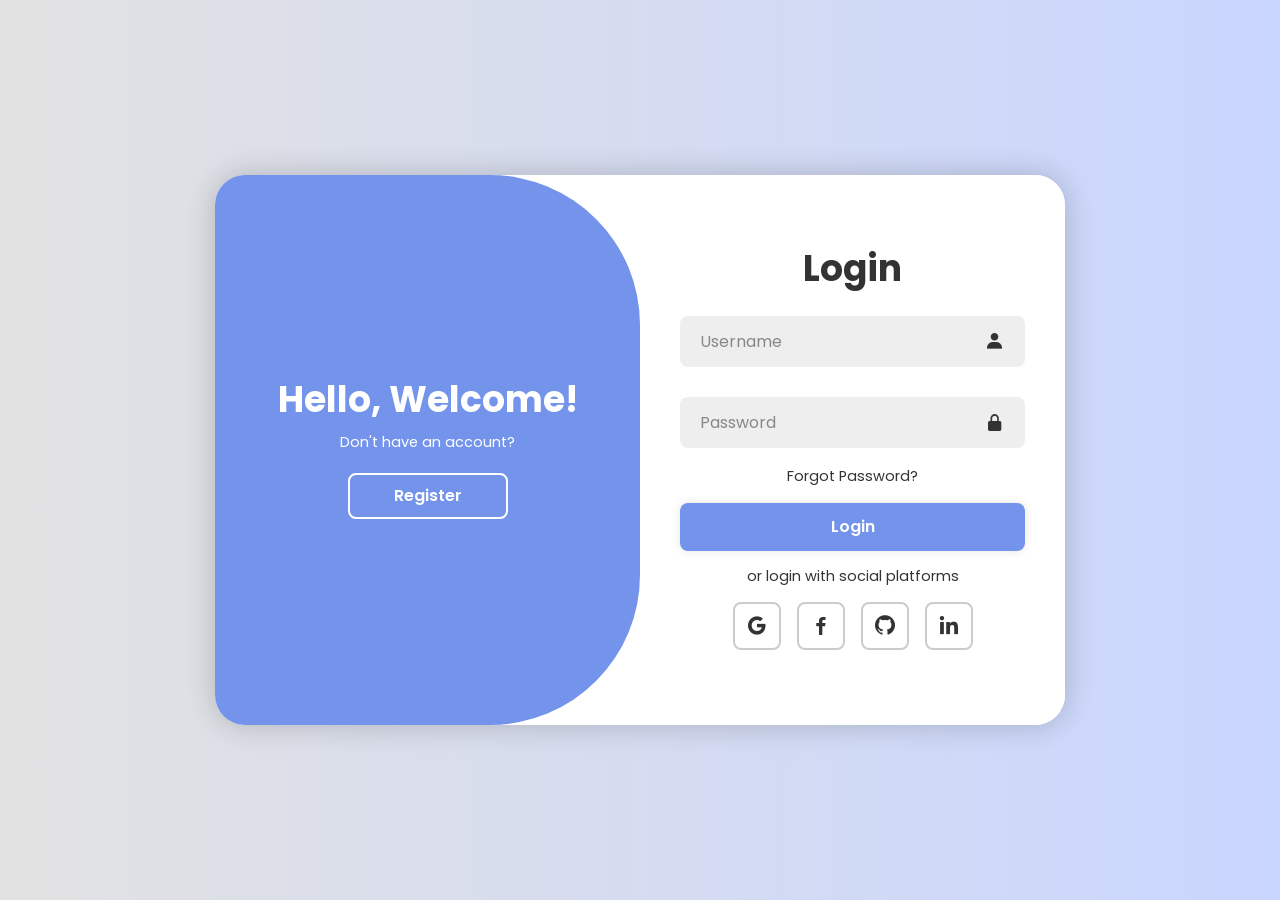
<file: index.html>
<!DOCTYPE html>
<html lang="en">

<head>
    <meta charset="UTF-8">
    <meta name="viewport" content="width=device-width, initial-scale=1.0">
    <title>Task Manager - Login</title>
    <!-- <link rel="stylesheet" href="https://cdnjs.cloudflare.com/ajax/libs/font-awesome/6.4.0/css/all.min.css">
    <link href="https://cdn.jsdelivr.net/npm/bootstrap@5.3.0/dist/css/bootstrap.min.css" rel="stylesheet"> -->
    <link href='https://unpkg.com/boxicons@2.1.4/css/boxicons.min.css' rel='stylesheet'>
    <link rel="stylesheet" href="CSS/loging.css">
</head>

<body>
    <!-- Login/Signup Container -->
    <div class="container">
        <div class="form-box login">
            <form action="#" id="login-form">
                <h1>Login</h1>
                <div id="successAlert" class="alert alert-success d-none"></div>
                <div id="errorAlert" class="alert alert-danger d-none"></div>
                <div class="input-box">
                    <input type="text" placeholder="Username" required>
                    <i class='bx bxs-user'></i>
                </div>
                <div class="input-box">
                    <input type="password" placeholder="Password" required>
                    <i class='bx bxs-lock-alt'></i>
                </div>
                <div class="forgot-link">
                    <a href="#">Forgot Password?</a>
                </div>
                <button type="submit" class="btn">Login</button>
                <p>or login with social platforms</p>
                <div class="social-icons">
                    <a href="#"><i class='bx bxl-google'></i></a>
                    <a href="#"><i class='bx bxl-facebook'></i></a>
                    <a href="#"><i class='bx bxl-github'></i></a>
                    <a href="#"><i class='bx bxl-linkedin'></i></a>
                </div>
            </form>
        </div>

        <div class="form-box register">
            <form action="#" id="register-form">
                <h1>Registration</h1>
                <div class="input-box">
                    <input type="text" placeholder="Username" required>
                    <i class='bx bxs-user'></i>
                </div>
                <div class="input-box">
                    <input type="email" placeholder="Email" required>
                    <i class='bx bxs-envelope'></i>
                </div>
                <div class="input-box">
                    <input type="password" placeholder="Password" required>
                    <i class='bx bxs-lock-alt'></i>
                </div>
                <button type="submit" class="btn">Register</button>
                <p>or register with social platforms</p>
                <div class="social-icons">
                    <a href="#"><i class='bx bxl-google'></i></a>
                    <a href="#"><i class='bx bxl-facebook'></i></a>
                    <a href="#"><i class='bx bxl-github'></i></a>
                    <a href="#"><i class='bx bxl-linkedin'></i></a>
                </div>
            </form>
        </div>

        <div class="toggle-box">
            <div class="toggle-panel toggle-left">
                <h1>Hello, Welcome!</h1>
                <p>Don't have an account?</p>
                <button class="btn register-btn">Register</button>
            </div>

            <div class="toggle-panel toggle-right">
                <h1>Welcome Back!</h1>
                <p>Already have an account?</p>
                <button class="btn login-btn">Login</button>
            </div>
        </div>
    </div>


    <!-- Alert Messages -->
    <div class="alert alert-success alert-dismissible fade show hidden" id="successAlert" role="alert">
        <span id="alertMessage"></span>
        <button type="button" class="btn-close" data-bs-dismiss="alert"></button>
    </div>

    <div class="alert alert-danger alert-dismissible fade show hidden" id="errorAlert" role="alert">
        <span id="errorMessage"></span>
        <button type="button" class="btn-close" data-bs-dismiss="alert"></button>
    </div>

    <script src="https://cdn.jsdelivr.net/npm/bootstrap@5.3.0/dist/js/bootstrap.bundle.min.js"></script>
    <script src="JS/loging.js"></script>
</body>

</html>
</file>
<file: CSS/loging.css>
@import url('https://fonts.googleapis.com/css2?family=Poppins:ital,wght@0,100;0,200;0,300;0,400;0,500;0,600;0,700;0,800;0,900;1,100;1,200;1,300;1,400;1,500;1,600;1,700;1,800;1,900&display=swap');

* {
    margin: 0;
    padding: 0;
    box-sizing: border-box;
    font-family: "Poppins", sans-serif;
    text-decoration: none;
    list-style: none;
}

body {
    display: flex;
    justify-content: center;
    align-items: center;
    min-height: 100vh;
    background: linear-gradient(90deg, #e2e2e2, #c9d6ff);
}

.container {
    position: relative;
    width: 850px;
    height: 550px;
    background: #fff;
    margin: 20px;
    border-radius: 30px;
    box-shadow: 0 0 30px rgba(0, 0, 0, .2);
    overflow: hidden;
}

.container h1 {
    font-size: 36px;
    margin: -10px 0;
}


.container p {
    font-size: 14.5px;
    margin: 15px 0;
}

.loginForm {
    width: 100%;
}

.form-box {
    position: absolute;
    right: 0;
    width: 50%;
    height: 100%;
    background: #fff;
    display: flex;
    align-items: center;
    color: #333;
    text-align: center;
    padding: 40px;
    z-index: 1;
    transition: .6s ease-in-out 1.2s, visibility 0s 1s;
}

.container.active .form-box {
    right: 50%;
}

.form-box.register {
    visibility: hidden;
}

.container.active .form-box.register {
    visibility: visible;
}

.input-box {
    position: relative;
    margin: 30px 0;
}

.input-box input {
    width: 100%;
    padding: 13px 50px 13px 20px;
    background: #eee;
    border-radius: 8px;
    border: none;
    outline: none;
    font-size: 16px;
    color: #333;
    font-weight: 500;
}

.input-box input::placeholder {
    color: #888;
    font-weight: 400;
}

.input-box i {
    position: absolute;
    right: 20px;
    top: 50%;
    transform: translateY(-50%);
    font-size: 20px;
}

.forgot-link {
    margin: -15px 0 15px;
}

.forgot-link a {
    font-size: 14.5px;
    color: #333;
}

.btn {
    width: 100%;
    height: 48px;
    background: #7494ec;
    border-radius: 8px;
    box-shadow: 0 0 10px rgba(0, 0, 0, .1);
    border: none;
    cursor: pointer;
    font-size: 16px;
    color: #fff;
    font-weight: 600;
}

.social-icons {
    display: flex;
    justify-content: center;
}

.social-icons a {
    display: inline-flex;
    padding: 10px;
    border: 2px solid #ccc;
    border-radius: 8px;
    font-size: 24px;
    color: #333;
    margin: 0 8px;
}

.toggle-box {
    position: absolute;
    width: 100%;
    height: 100%;
}

.toggle-box::before {
    content: '';
    position: absolute;
    left: -250%;
    width: 300%;
    height: 100%;
    background: #7494ec;
    /* border: 2px solid red; */
    border-radius: 150px;
    z-index: 2;
    transition: 1.8s ease-in-out;
}

.container.active .toggle-box::before {
    left: 50%;
}

.toggle-panel {
    position: absolute;
    width: 50%;
    height: 100%;
    /* background: seagreen; */
    color: #fff;
    display: flex;
    flex-direction: column;
    justify-content: center;
    align-items: center;
    z-index: 2;
    transition: .6s ease-in-out;
}

.toggle-panel.toggle-left {
    left: 0;
    transition-delay: 1.2s;
}

.container.active .toggle-panel.toggle-left {
    left: -50%;
    transition-delay: .6s;
}

.toggle-panel.toggle-right {
    right: -50%;
    transition-delay: .6s;
}

.container.active .toggle-panel.toggle-right {
    right: 0;
    transition-delay: 1.2s;
}

.toggle-panel p {
    margin-bottom: 20px;
}

.toggle-panel .btn {
    width: 160px;
    height: 46px;
    background: transparent;
    border: 2px solid #fff;
    box-shadow: none;
}

.hidden {
    display: none !important;
}

.alert {
    position: fixed;
    top: 20px;
    right: 20px;
    z-index: 10000;
    min-width: 300px;
}

#authContainer {
    min-height: 100vh;
    display: flex;
    align-items: center;
    justify-content: center;
    background: linear-gradient(135deg, #6a11cb 0%, #2575fc 100%);
    padding: 20px;
}

.auth-wrapper {
    width: 100%;
    max-width: 400px;
}

.auth-card {
    background: white;
    border-radius: 15px;
    overflow: hidden;
    box-shadow: 0 15px 35px rgba(0, 0, 0, 0.1);
}

.auth-header {
    padding: 30px;
    text-align: center;
    background: #4e73df;
    color: white;
}

.auth-body {
    padding: 30px;
}

.auth-form {
    display: block;
}

.form-group {
    margin-bottom: 20px;
}

.form-control {
    width: 100%;
    padding: 12px 15px;
    border: 1px solid #ddd;
    border-radius: 8px;
    font-size: 16px;
}

.btn-block {
    width: 100%;
    padding: 12px;
}

@media screen and (max-width: 650px) {
    .container {
        height: calc(100vh - 40px);
    }

    .form-box {
        bottom: 0;
        width: 100%;
        height: 70%;
    }

    .container.active .form-box {
        right: 0;
        bottom: 30%;
    }

    .toggle-box::before {
        left: 0;
        top: -270%;
        width: 100%;
        height: 300%;
        border-radius: 20vw;
    }

    .container.active .toggle-box::before {
        left: 0;
        top: 70%;
    }

    .container.active .toggle-panel.toggle-left {
        left: 0;
        top: -30%;
    }

    .toggle-panel {
        width: 100%;
        height: 30%;
    }

    .toggle-panel.toggle-left {
        top: 0;
    }

    .toggle-panel.toggle-right {
        right: 0;
        bottom: -30%;
    }

    .container.active .toggle-panel.toggle-right {
        bottom: 0;
    }
}

@media screen and (max-width: 400px) {
    .form-box {
        padding: 20px;
    }

    .toggle-panel h1 {
        font-size: 30px;
    }
}
</file>
